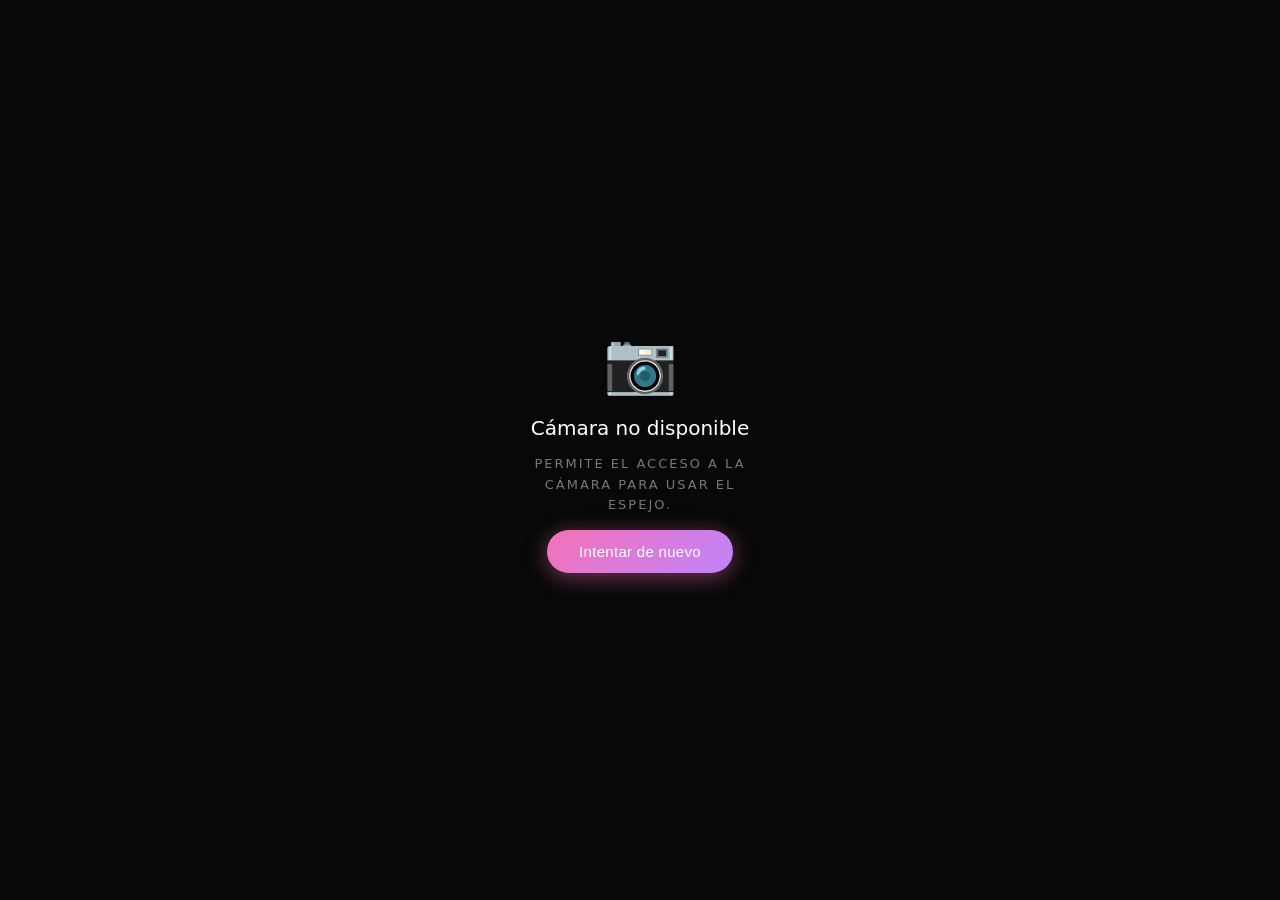
<file: index.html>
<!DOCTYPE html>
<html lang="es">
<head>
  <meta charset="UTF-8">
  <meta name="viewport" content="width=device-width, initial-scale=1.0, user-scalable=no">
  <meta name="theme-color" content="#000000">
  <meta name="apple-mobile-web-app-capable" content="yes">
  <meta name="apple-mobile-web-app-status-bar-style" content="black">
  <meta name="apple-mobile-web-app-title" content="Mirror">
  <meta name="description" content="Tu espejo inteligente. Camara frontal en pantalla completa, siempre lista.">
  <title>Mirror</title>
  <link rel="manifest" href="/manifest.json">
  <link rel="stylesheet" href="/css/app.css?v=1.0">
  <link rel="icon" href="/media/icons/icon-192.png">
</head>
<body>
  <div id="app">

    <!-- Camara -->
    <video id="camera" autoplay playsinline muted></video>

    <!-- Controles (se muestran al tocar) -->
    <div id="controls" class="hidden">

      <div class="bar-top">
        <div class="brand">
          <span class="brand-star">✦</span>
          <span class="brand-name">MIRROR</span>
        </div>
        <button id="btn-fullscreen" class="icon-btn" aria-label="Pantalla completa">
          <svg viewBox="0 0 24 24" fill="none" stroke="currentColor" stroke-width="2">
            <polyline points="15 3 21 3 21 9"/>
            <polyline points="9 21 3 21 3 15"/>
            <line x1="21" y1="3" x2="14" y2="10"/>
            <line x1="3" y1="21" x2="10" y2="14"/>
          </svg>
        </button>
      </div>

      <div class="bar-bottom">
        <div class="slider-row">
          <svg class="sl-icon" viewBox="0 0 24 24" fill="currentColor">
            <circle cx="12" cy="12" r="4"/>
            <path d="M12 2v2M12 20v2M4.22 4.22l1.42 1.42M18.36 18.36l1.42 1.42M2 12h2M20 12h2M4.22 19.78l1.42-1.42M18.36 5.64l1.42-1.42"/>
          </svg>
          <input type="range" id="brightness" min="40" max="200" value="100" aria-label="Brillo">
        </div>

        <div class="slider-row">
          <svg class="sl-icon" viewBox="0 0 24 24" fill="none" stroke="currentColor" stroke-width="2">
            <circle cx="11" cy="11" r="8"/>
            <line x1="21" y1="21" x2="16.65" y2="16.65"/>
            <line x1="11" y1="8" x2="11" y2="14"/>
            <line x1="8" y1="11" x2="14" y2="11"/>
          </svg>
          <input type="range" id="zoom" min="100" max="250" value="100" aria-label="Zoom">
        </div>

        <div class="btn-row">
          <button id="btn-flip" class="main-btn">
            <svg viewBox="0 0 24 24" fill="none" stroke="currentColor" stroke-width="2">
              <polyline points="1 4 1 10 7 10"/>
              <polyline points="23 20 23 14 17 14"/>
              <path d="M3.51 9a9 9 0 0 1 14.85-3.36L23 10M1 14l4.64 4.36A9 9 0 0 0 20.49 15"/>
            </svg>
            Cambiar cámara
          </button>
        </div>
      </div>

    </div><!-- /controls -->

    <!-- Pantalla de error -->
    <div id="error-screen" class="hidden">
      <div class="panel">
        <div class="panel-icon">📷</div>
        <h2>Cámara no disponible</h2>
        <p>Permite el acceso a la cámara para usar el espejo.</p>
        <button id="btn-retry" class="main-btn">Intentar de nuevo</button>
      </div>
    </div>

    <!-- Pantalla de carga -->
    <div id="loading-screen">
      <div class="panel">
        <div class="loading-star">✦</div>
        <p>Iniciando...</p>
      </div>
    </div>

  </div><!-- /app -->

  <script src="/js/app.js?v=1.0"></script>
  <script>
    if ('serviceWorker' in navigator) {
      navigator.serviceWorker.register('/sw.js');
    }
  </script>
</body>
</html>
</file>
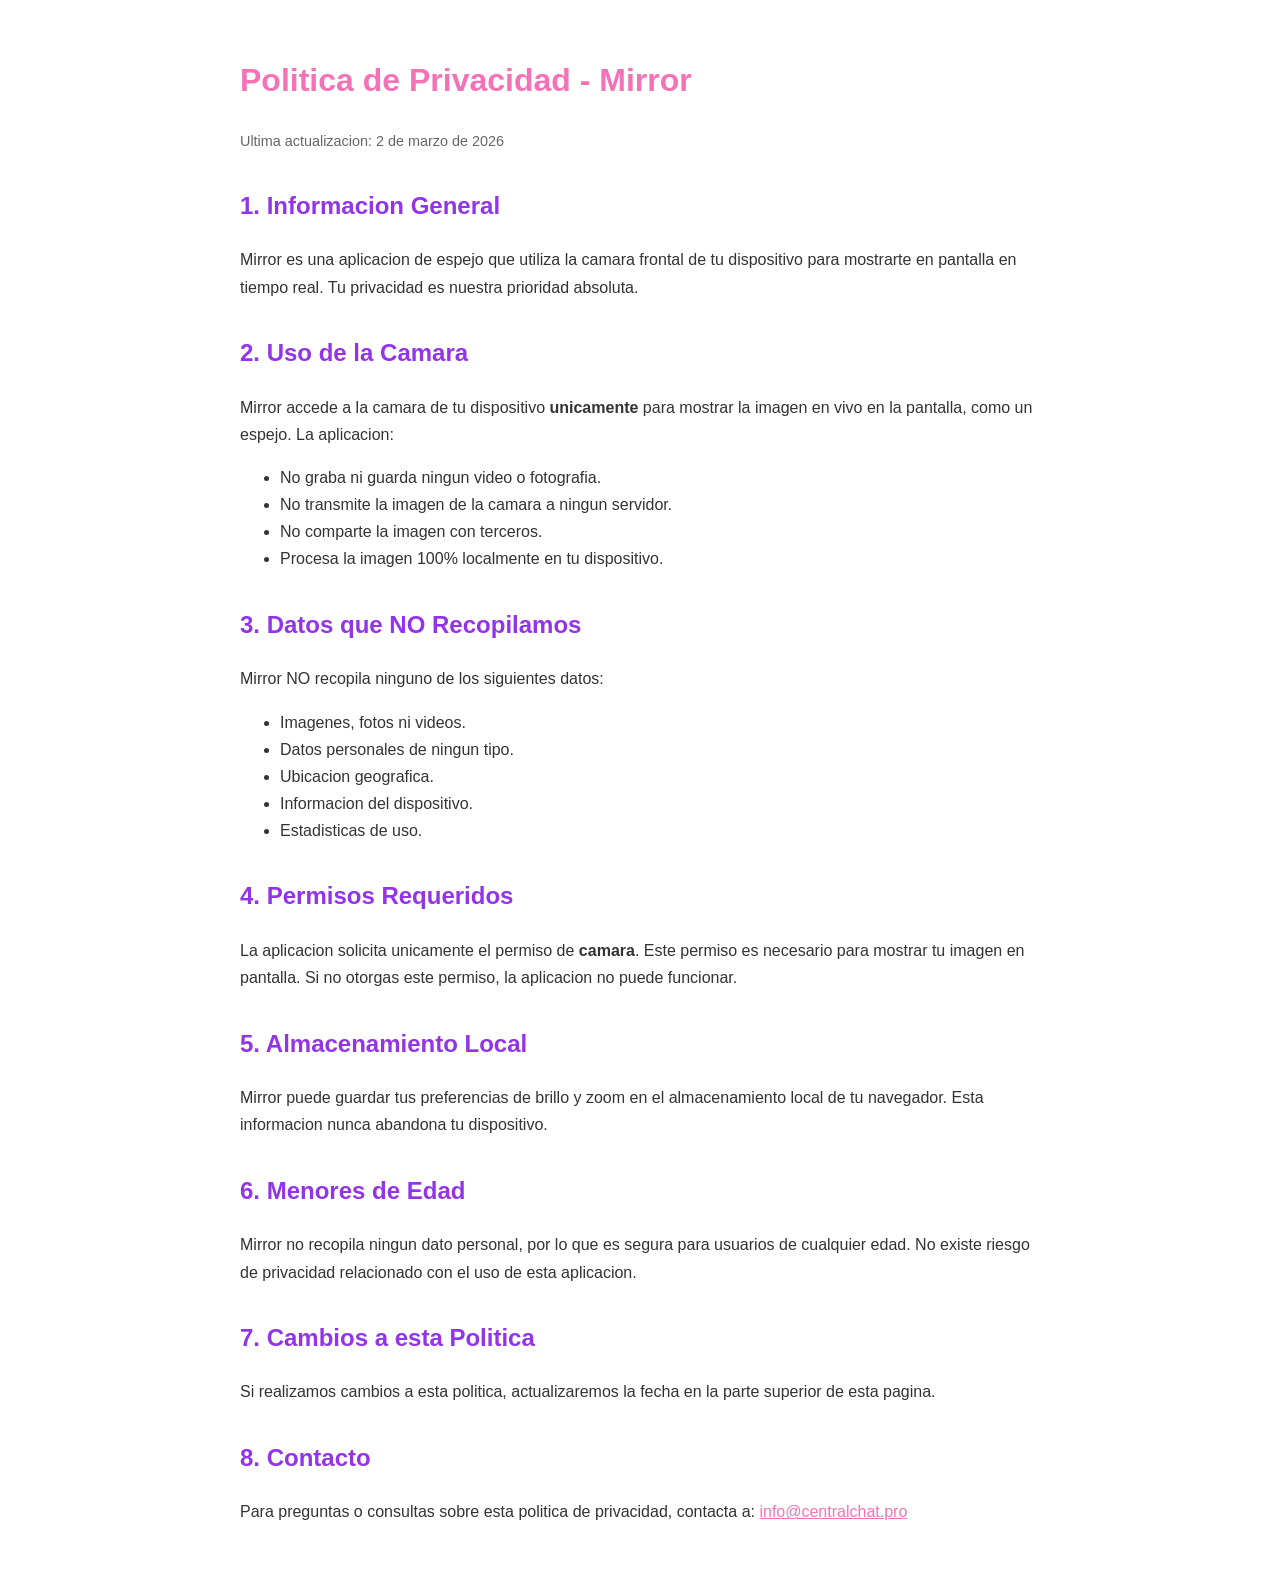
<file: privacy.html>
<!DOCTYPE html>
<html lang="es">
<head>
  <meta charset="UTF-8">
  <meta name="viewport" content="width=device-width, initial-scale=1.0">
  <title>Mirror - Politica de Privacidad</title>
  <style>
    body { font-family: Arial, sans-serif; max-width: 800px; margin: 0 auto; padding: 2rem 1rem; color: #333; line-height: 1.7; }
    h1 { color: #f472b6; }
    h2 { color: #9333ea; margin-top: 2rem; }
    a { color: #f472b6; }
    .update { color: #666; font-size: 0.9rem; }
  </style>
</head>
<body>
  <h1>Politica de Privacidad - Mirror</h1>
  <p class="update">Ultima actualizacion: 2 de marzo de 2026</p>

  <h2>1. Informacion General</h2>
  <p>Mirror es una aplicacion de espejo que utiliza la camara frontal de tu dispositivo para mostrarte en pantalla en tiempo real. Tu privacidad es nuestra prioridad absoluta.</p>

  <h2>2. Uso de la Camara</h2>
  <p>Mirror accede a la camara de tu dispositivo <strong>unicamente</strong> para mostrar la imagen en vivo en la pantalla, como un espejo. La aplicacion:</p>
  <ul>
    <li>No graba ni guarda ningun video o fotografia.</li>
    <li>No transmite la imagen de la camara a ningun servidor.</li>
    <li>No comparte la imagen con terceros.</li>
    <li>Procesa la imagen 100% localmente en tu dispositivo.</li>
  </ul>

  <h2>3. Datos que NO Recopilamos</h2>
  <p>Mirror NO recopila ninguno de los siguientes datos:</p>
  <ul>
    <li>Imagenes, fotos ni videos.</li>
    <li>Datos personales de ningun tipo.</li>
    <li>Ubicacion geografica.</li>
    <li>Informacion del dispositivo.</li>
    <li>Estadisticas de uso.</li>
  </ul>

  <h2>4. Permisos Requeridos</h2>
  <p>La aplicacion solicita unicamente el permiso de <strong>camara</strong>. Este permiso es necesario para mostrar tu imagen en pantalla. Si no otorgas este permiso, la aplicacion no puede funcionar.</p>

  <h2>5. Almacenamiento Local</h2>
  <p>Mirror puede guardar tus preferencias de brillo y zoom en el almacenamiento local de tu navegador. Esta informacion nunca abandona tu dispositivo.</p>

  <h2>6. Menores de Edad</h2>
  <p>Mirror no recopila ningun dato personal, por lo que es segura para usuarios de cualquier edad. No existe riesgo de privacidad relacionado con el uso de esta aplicacion.</p>

  <h2>7. Cambios a esta Politica</h2>
  <p>Si realizamos cambios a esta politica, actualizaremos la fecha en la parte superior de esta pagina.</p>

  <h2>8. Contacto</h2>
  <p>Para preguntas o consultas sobre esta politica de privacidad, contacta a: <a href="mailto:info@centralchat.pro">info@centralchat.pro</a></p>
</body>
</html>
</file>
<file: css/app.css>
*, *::before, *::after {
  box-sizing: border-box;
  margin: 0;
  padding: 0;
}

:root {
  --pink: #f472b6;
  --violet: #c084fc;
  --grad: linear-gradient(135deg, #f472b6, #c084fc);
}

html, body {
  width: 100%;
  height: 100%;
  overflow: hidden;
  background: #000;
  font-family: 'Segoe UI', system-ui, -apple-system, sans-serif;
  user-select: none;
  -webkit-user-select: none;
  touch-action: manipulation;
}

/* ── App container ── */
#app {
  position: fixed;
  inset: 0;
  background: #000;
}

/* ── Camera ── */
#camera {
  position: absolute;
  inset: 0;
  width: 100%;
  height: 100%;
  object-fit: cover;
  transform: scaleX(-1);
  transition: filter 0.15s;
}

/* ── Controls overlay ── */
#controls {
  position: fixed;
  inset: 0;
  z-index: 20;
  display: flex;
  flex-direction: column;
  justify-content: space-between;
  transition: opacity 0.3s ease;
  pointer-events: none;
}

#controls.hidden {
  opacity: 0;
  pointer-events: none;
}

#controls.visible {
  opacity: 1;
}

/* ── Top bar ── */
.bar-top {
  display: flex;
  justify-content: space-between;
  align-items: center;
  padding: 52px 24px 28px;
  background: linear-gradient(to bottom, rgba(0,0,0,0.7) 0%, transparent 100%);
  pointer-events: all;
}

.brand {
  display: flex;
  align-items: center;
  gap: 8px;
}

.brand-star {
  color: var(--pink);
  font-size: 11px;
}

.brand-name {
  color: #fff;
  font-size: 14px;
  font-weight: 300;
  letter-spacing: 6px;
}

.icon-btn {
  background: rgba(255,255,255,0.12);
  border: 1px solid rgba(255,255,255,0.18);
  color: #fff;
  width: 44px;
  height: 44px;
  border-radius: 50%;
  display: flex;
  align-items: center;
  justify-content: center;
  cursor: pointer;
  backdrop-filter: blur(10px);
  -webkit-backdrop-filter: blur(10px);
  transition: background 0.2s;
}

.icon-btn svg {
  width: 17px;
  height: 17px;
}

.icon-btn:active {
  background: rgba(255,255,255,0.28);
}

/* ── Bottom bar ── */
.bar-bottom {
  display: flex;
  flex-direction: column;
  gap: 18px;
  padding: 24px 24px 56px;
  background: linear-gradient(to top, rgba(0,0,0,0.75) 0%, transparent 100%);
  pointer-events: all;
}

/* ── Sliders ── */
.slider-row {
  display: flex;
  align-items: center;
  gap: 14px;
}

.sl-icon {
  width: 20px;
  height: 20px;
  flex-shrink: 0;
  color: rgba(255,255,255,0.65);
  fill: rgba(255,255,255,0.65);
  stroke: rgba(255,255,255,0.65);
}

input[type="range"] {
  -webkit-appearance: none;
  appearance: none;
  flex: 1;
  height: 3px;
  border-radius: 3px;
  background: rgba(255,255,255,0.22);
  outline: none;
  cursor: pointer;
}

input[type="range"]::-webkit-slider-thumb {
  -webkit-appearance: none;
  width: 22px;
  height: 22px;
  border-radius: 50%;
  background: var(--pink);
  cursor: pointer;
  box-shadow: 0 0 10px rgba(244,114,182,0.7);
}

input[type="range"]::-moz-range-thumb {
  width: 22px;
  height: 22px;
  border-radius: 50%;
  border: none;
  background: var(--pink);
  cursor: pointer;
}

/* ── Buttons ── */
.btn-row {
  display: flex;
  justify-content: center;
}

.main-btn {
  display: inline-flex;
  align-items: center;
  gap: 8px;
  background: var(--grad);
  border: none;
  color: #fff;
  padding: 13px 32px;
  border-radius: 50px;
  font-size: 15px;
  font-weight: 500;
  cursor: pointer;
  letter-spacing: 0.3px;
  box-shadow: 0 4px 22px rgba(244,114,182,0.45);
  transition: transform 0.15s, box-shadow 0.15s;
}

.main-btn svg {
  width: 18px;
  height: 18px;
}

.main-btn:active {
  transform: scale(0.96);
  box-shadow: 0 2px 10px rgba(244,114,182,0.3);
}

/* ── Error screen ── */
#error-screen {
  position: fixed;
  inset: 0;
  z-index: 50;
  background: #080808;
  display: flex;
  align-items: center;
  justify-content: center;
}

#error-screen.hidden,
#loading-screen.hidden {
  display: none;
}

/* ── Loading screen ── */
#loading-screen {
  position: fixed;
  inset: 0;
  z-index: 60;
  background: #000;
  display: flex;
  align-items: center;
  justify-content: center;
  transition: opacity 0.5s;
}

/* ── Shared panel ── */
.panel {
  display: flex;
  flex-direction: column;
  align-items: center;
  gap: 14px;
  text-align: center;
  padding: 40px 32px;
  color: #fff;
}

.panel-icon {
  font-size: 60px;
  margin-bottom: 4px;
}

.panel h2 {
  font-size: 20px;
  font-weight: 400;
}

.panel p {
  color: rgba(255,255,255,0.5);
  font-size: 14px;
  line-height: 1.6;
  max-width: 260px;
}

.loading-star {
  font-size: 44px;
  color: var(--pink);
  animation: glow 1.5s ease-in-out infinite;
}

.panel > p {
  color: rgba(255,255,255,0.45);
  font-size: 13px;
  letter-spacing: 2px;
  text-transform: uppercase;
}

@keyframes glow {
  0%, 100% { opacity: 1; text-shadow: 0 0 12px var(--pink); }
  50%       { opacity: 0.25; text-shadow: none; }
}
</file>
